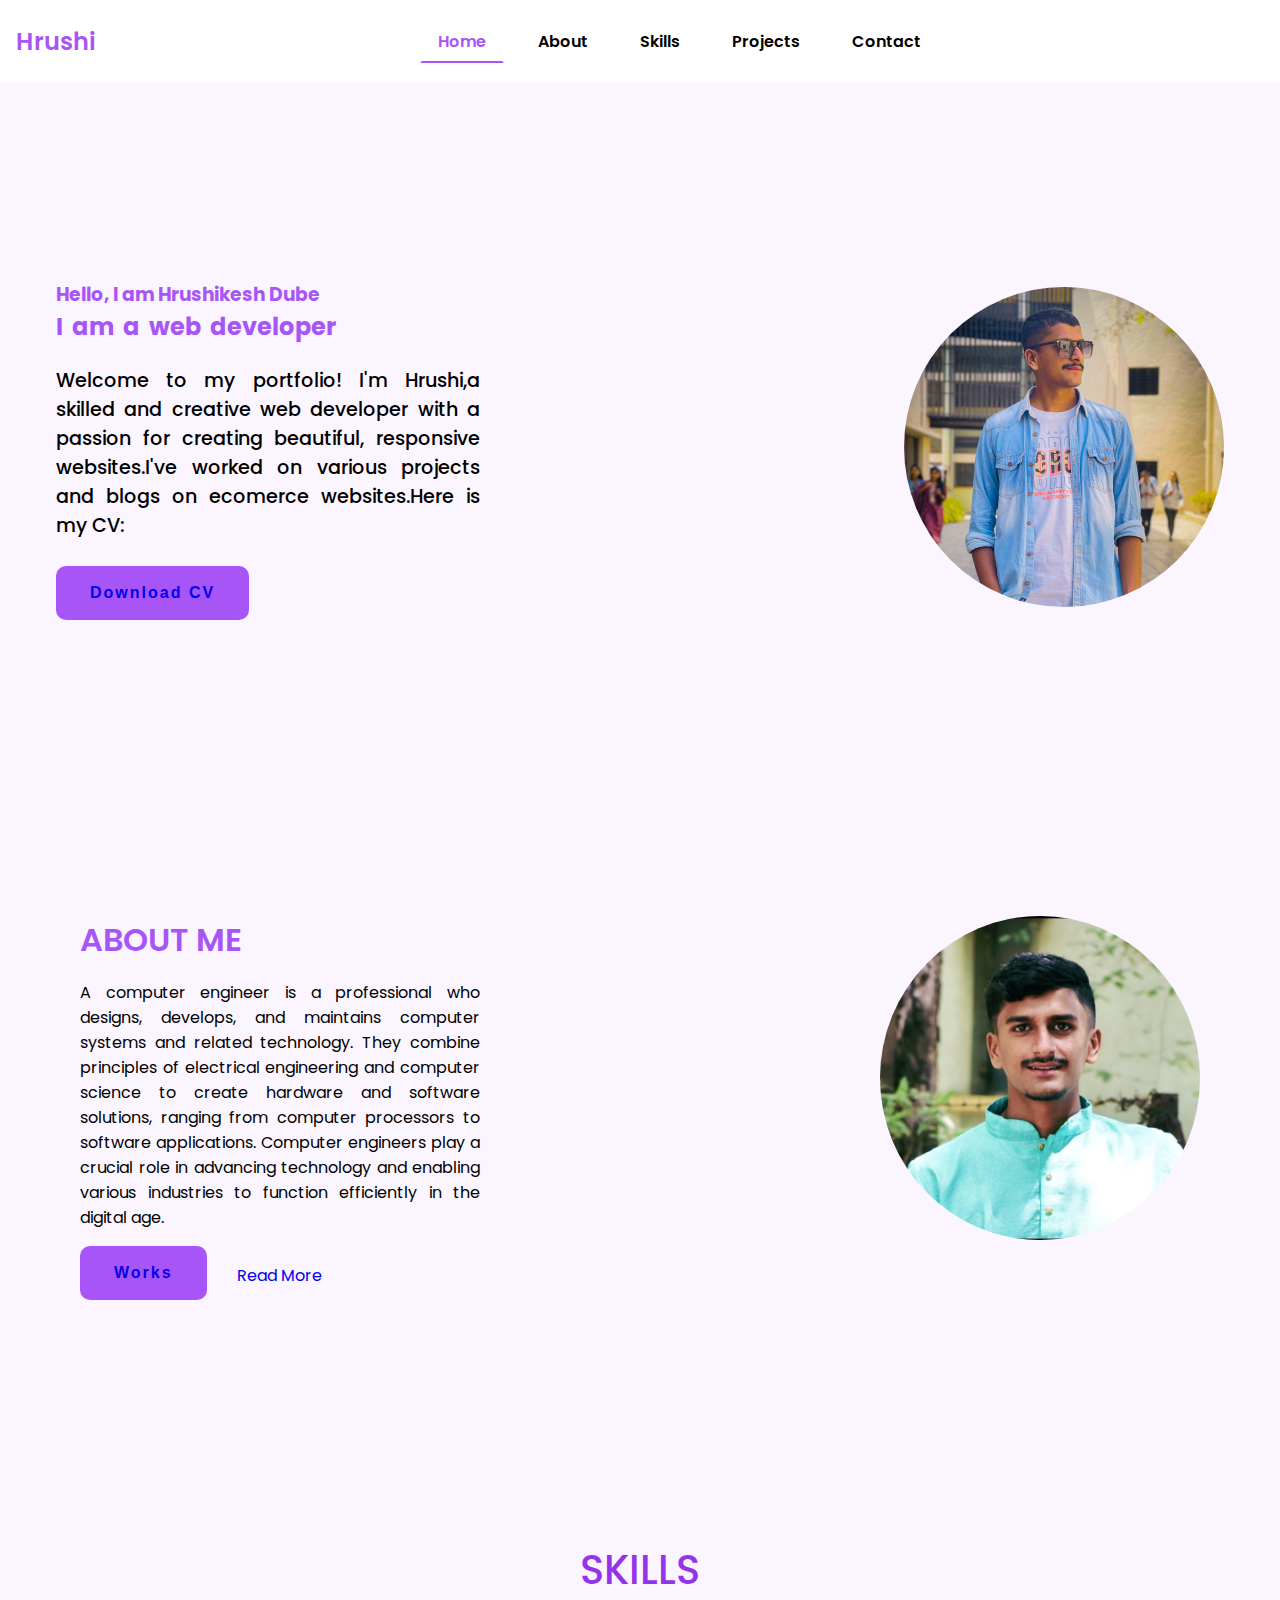
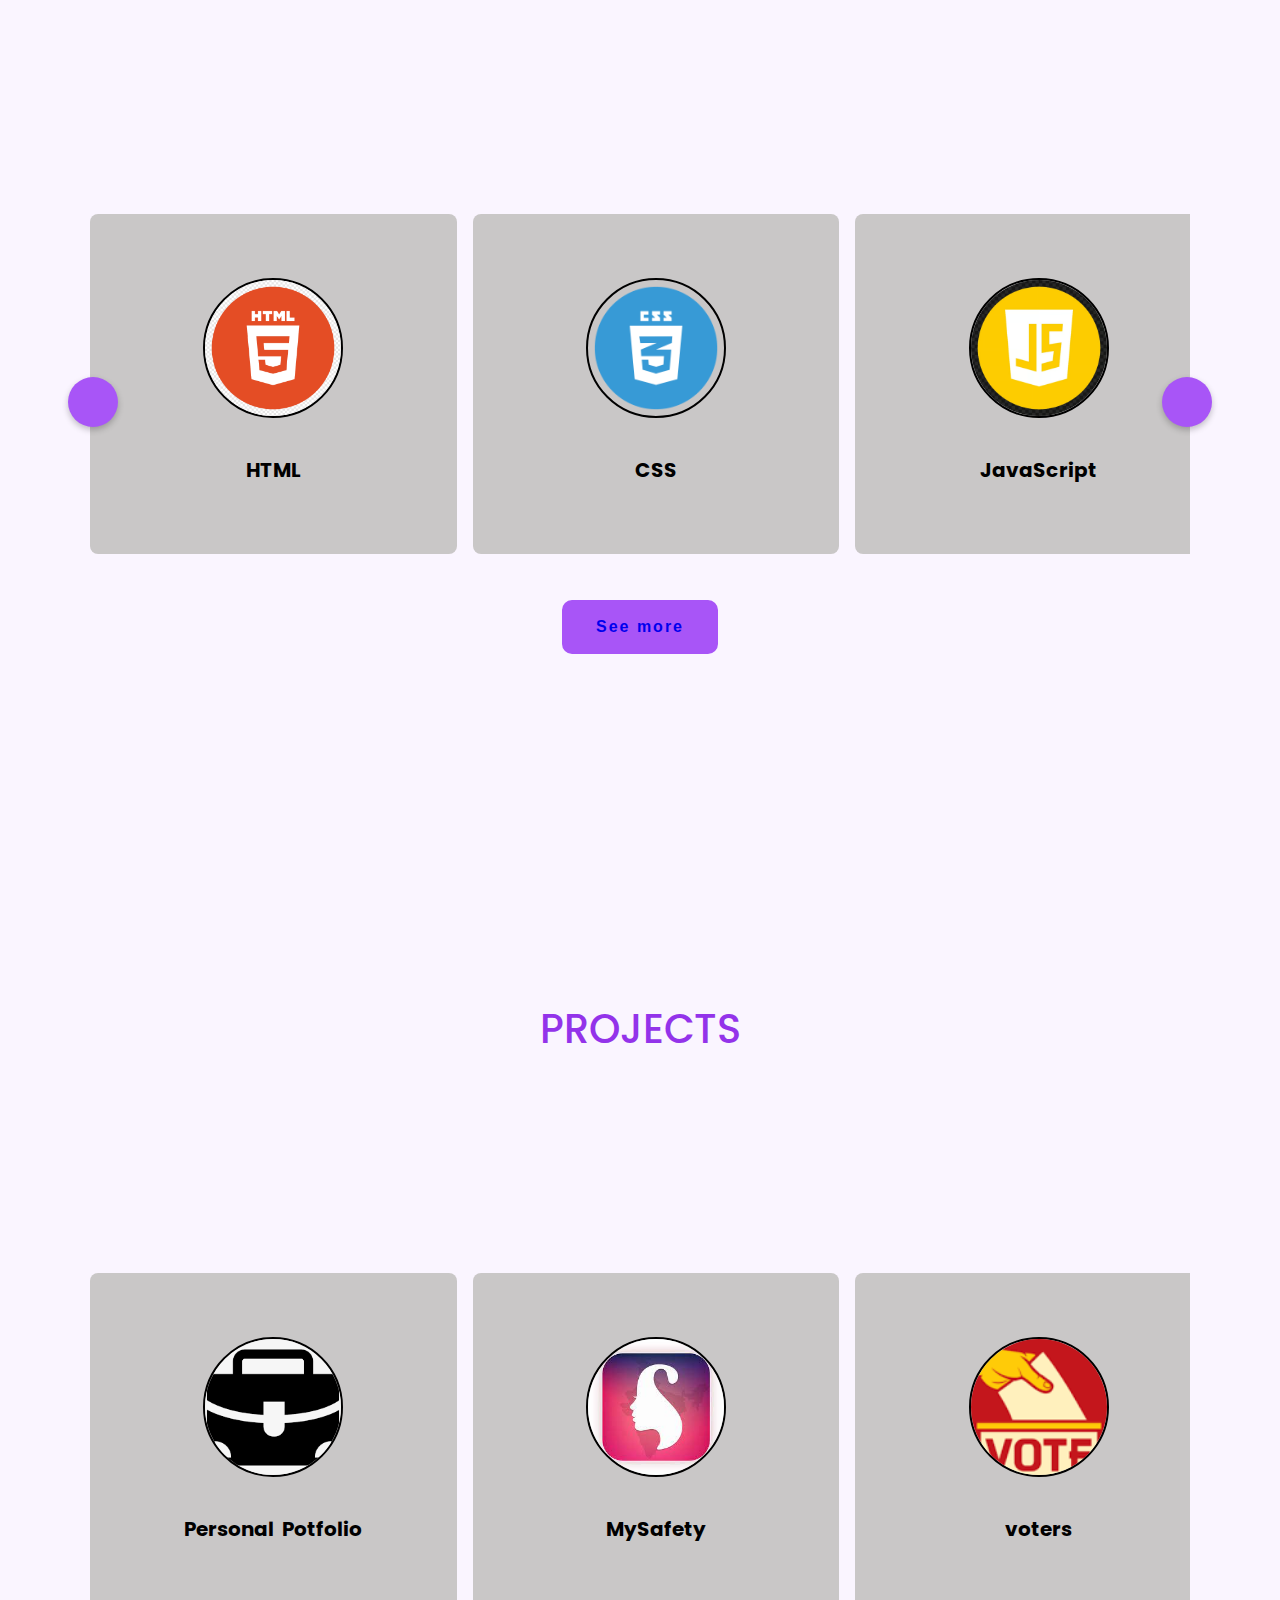
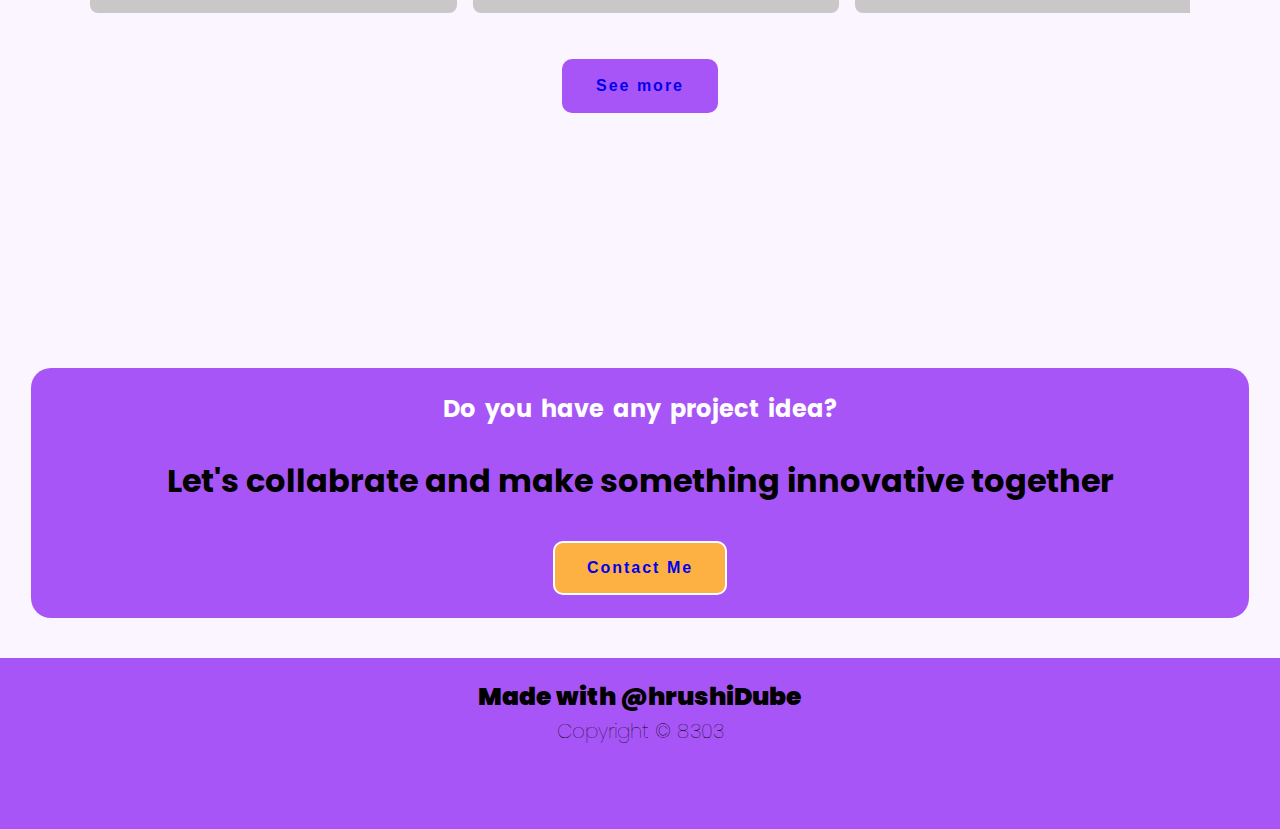
<file: index.html>
<!DOCTYPE html>
<html lang="en">

<head>
    <meta charset="UTF-8">
    <meta name="viewport" content="width=device-width, initial-scale=1.0">
    <link rel="website icon" href="images/employee.png" type="png">
    <title>Hrushikesh Dube</title>
    <link rel="stylesheet" href="style.css">
    <link rel="stylesheet" href="https://unicons.iconscout.com/release/v4.0.8/css/line.css">

</head>

<body onload="onload()">
    
    <nav>
        <div class="nav_content">
            <div class="logo"><a href="#">Hrushi</a></div>
            <label for="check" class="checkbox">
                <i class="uil uil-bars"></i>
            </label>
            <input type="checkbox" name="check" id="check">
            <ul>
                <li><a href="index.html" class="active" target="_parent">Home</a></li>
                <li><a href="about.html" target="_parent">About</a></li>
                <li><a href="skills.html" target="_parent">Skills</a></li>
                <li><a href="project.html" target="_parent">Projects</a></li>
                <li><a href="contact.html" target="_parent">Contact</a></li>
            </ul>
            <div class="moondarkmode"><i class="uil uil-moon" onclick="darkmode()"></i></div>
        </div>
    </nav>
    <section class="section" id="section">
        <div class="sec_container">
            <div class="content">
                <h3>Hello, I am Hrushikesh Dube</h3>
                <h2>I am a web developer</h2>
                <p class="description">
                    Welcome to my portfolio! I'm Hrushi,a skilled and creative web developer with a passion for creating
                    beautiful, responsive websites.I've worked on various projects and blogs on ecomerce websites.Here
                    is my CV:
                </p>
                <div class="btn"><button><a href="dube-resume.pdf" download>Download CV</a></button></div>
            </div>
            <div class="image">
                <img src="images/hrushi1.jpeg" alt="">
            </div>
        </div>
        <div class="about">
            <div class="aright">
                <div class="title1">
                    <h1>ABOUT ME</h1>
                </div>
                <p class="description">A computer engineer is a professional who designs, develops, and maintains
                    computer systems and related technology. They combine principles of electrical engineering and
                    computer science to create hardware and software solutions, ranging from computer processors to
                    software applications. Computer engineers play a crucial role in advancing technology and enabling
                    various industries to function efficiently in the digital age.</p>
                <div class="work">
                    <div class="btn"><button><a href="project.html">Works</a></button></div>
                    <div class="read"><a href="about.html">Read More</a></div>
                </div>
            </div>
            <div class="image">
                <img src="images/hrushi2.jpeg" alt="">
            </div>

        </div>
    </section>
    <h2><div class="skills">SKILLS</div></h2>
    <div class="bodyl"> 
        <div class="wrapper">
            <i class="uil uil-angle-left"></i>
            <div class="carousel">
                <li class="card">
                    <div class="img"><img src="images/html.png" alt=""></div>
                    <h2> HTML</h2>
                </li>
                <li class="card">
                    <div class="img"><img src="images/css.webp" alt=""></div>
                    <h2>CSS</h2>
                </li>
                <li class="card">
                    <div class="img"><img src="images/javascript.avif" alt=""></div>
                    <h2>JavaScript</h2>
                </li>
                <li class="card">
                    <div class="img"><img src="images/java.webp" alt=""></div>
                    <h2>Java</h2>
                </li>
                <li class="card">
                    <div class="img"><img src="images/php.jpg" alt=""></div>
                    <h2>PHP</h2>
                </li>
                <li class="card">
                    <div class="img"><img src="images/MySQL.jpg" alt=""></div>
                    <h2>MYSQL</h2>
                </li>
                <i class="uil uil-angle-right"></i>
            </div>
            <div class="skillink"><button><a href="skills.html">See more</a></button></div>
        </div>
       
    </div>
    <h2><div class="skills">PROJECTS</div></h2>
    <div class="bodyl"> 
        <div class="wrapper">
            <div class="carousel">
                <li class="card">
                    <div class="img"><img src="images/portfolio.png" alt=""></div>
                    <h2>Personal Potfolio</h2>
                </li>
                <li class="card">
                    <div class="img"><img src="images/womensafe.jpg" alt=""></div>
                    <h2>MySafety</h2>
                </li>
                <li class="card">
                    <div class="img"><img src="images/voto.png" alt=""></div>
                    <h2>voters</h2>
                </li>
            </div>
            <div class="skillink"><button><a href="project.html">See more</a></button></div>
        </div>
       
    </div>
    
    
     <div class="contact_container">
        <div class="contact_box">
           <h2> Do you have any project idea?</h2>
           <h1>Let's collabrate and make something innovative together</h1>
           <div class="conbtn"><button><a href="contact.html">Contact Me</a></button></div>
        </div>
     </div>
     <footer>
        <div class="foot">
            <div class="ftext">
                <h3>Made with @hrushiDube</h3>
                <h4>Copyright © 8303</h4>
            </div>
            <div class="ficon">
                 <a href="https://www.linkedin.com/in/hrushikesh-dube-718331233"><i class="uil uil-linkedin-alt"></i></a>
                <a href="https://github.com/HrushikeshDube"><i class="uil uil-github-alt"></i></a>
                <a href="https://instagram.com/hrushidube_45?igshid=MzRlODBiNWFlZA=="><i class="uil uil-instagram-alt"></i></a>
            </div>
        </div>
     </footer>
     <div onclick="scrolltop()" class="scroll">
        <i class="uil uil-angle-double-up"></i>
    </div>
   
    
    
    
    <script src="main.js"></script>
</body>

</html>
</file>
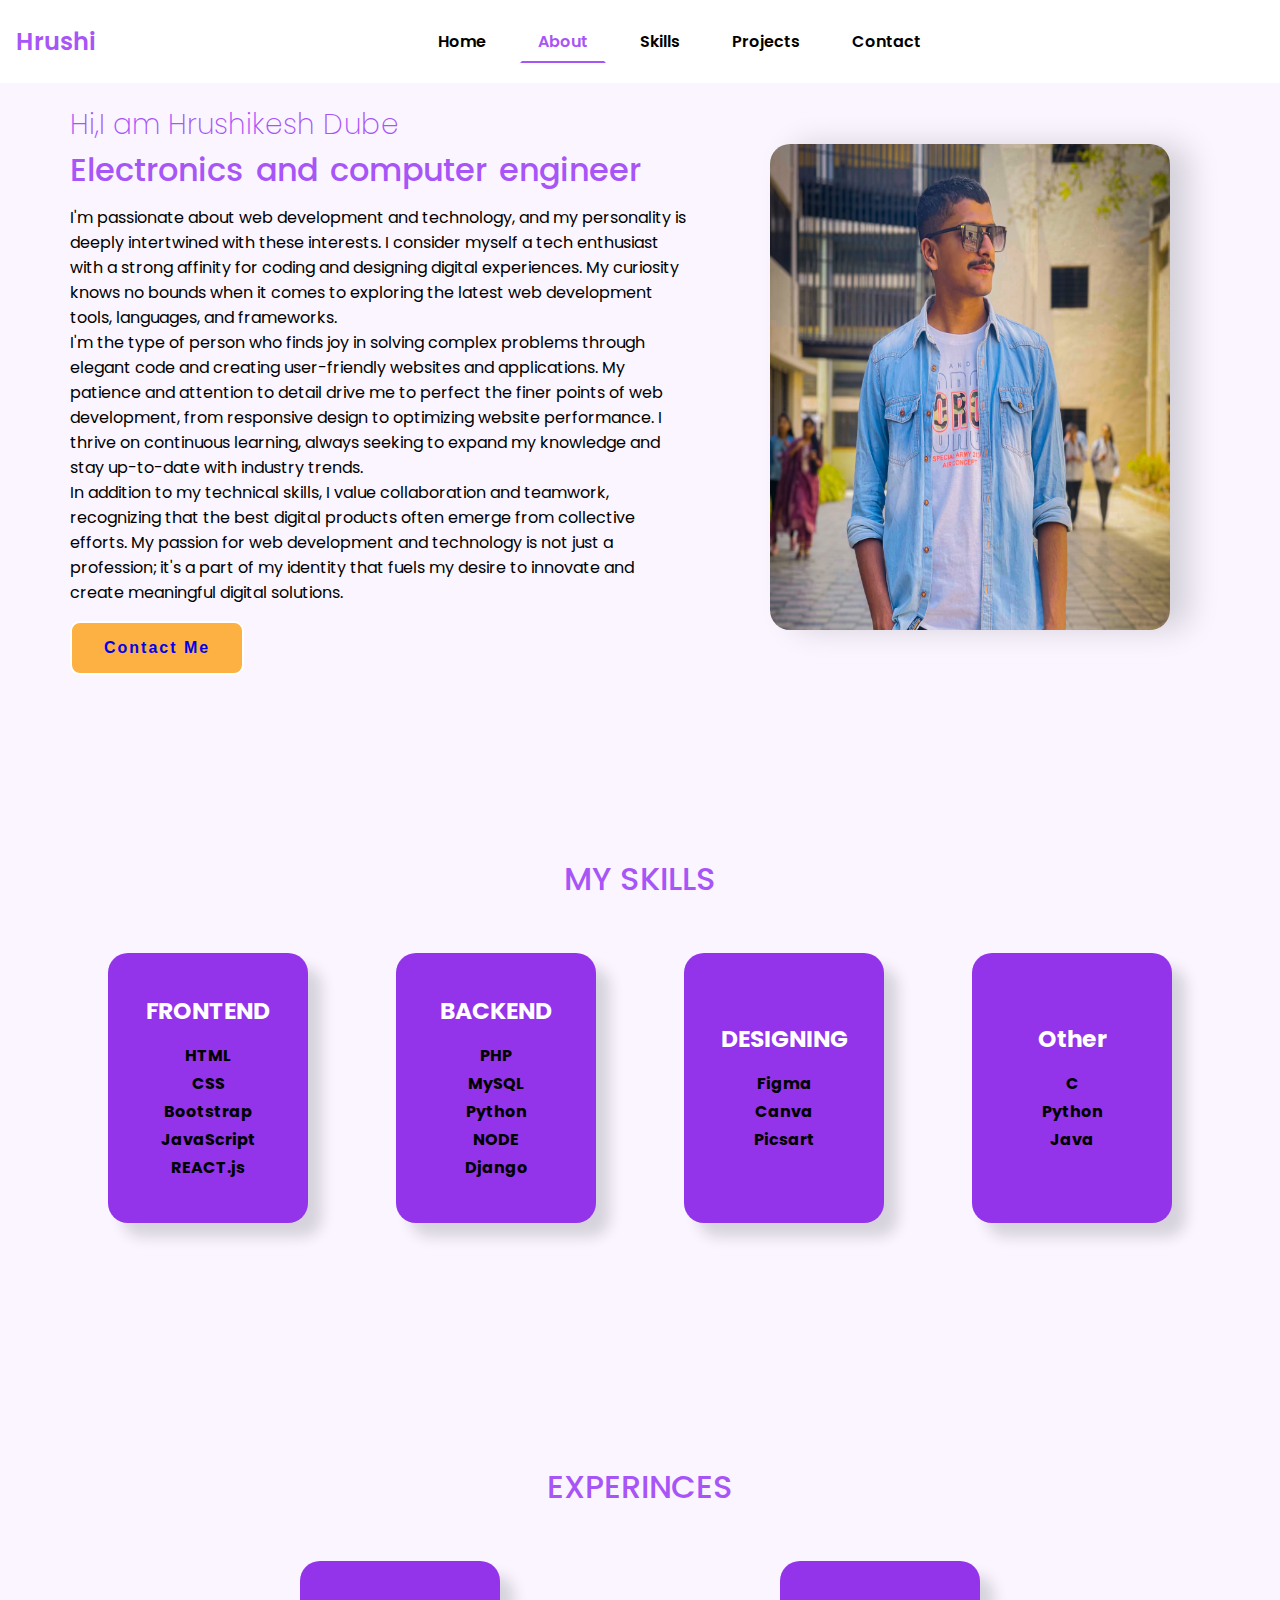
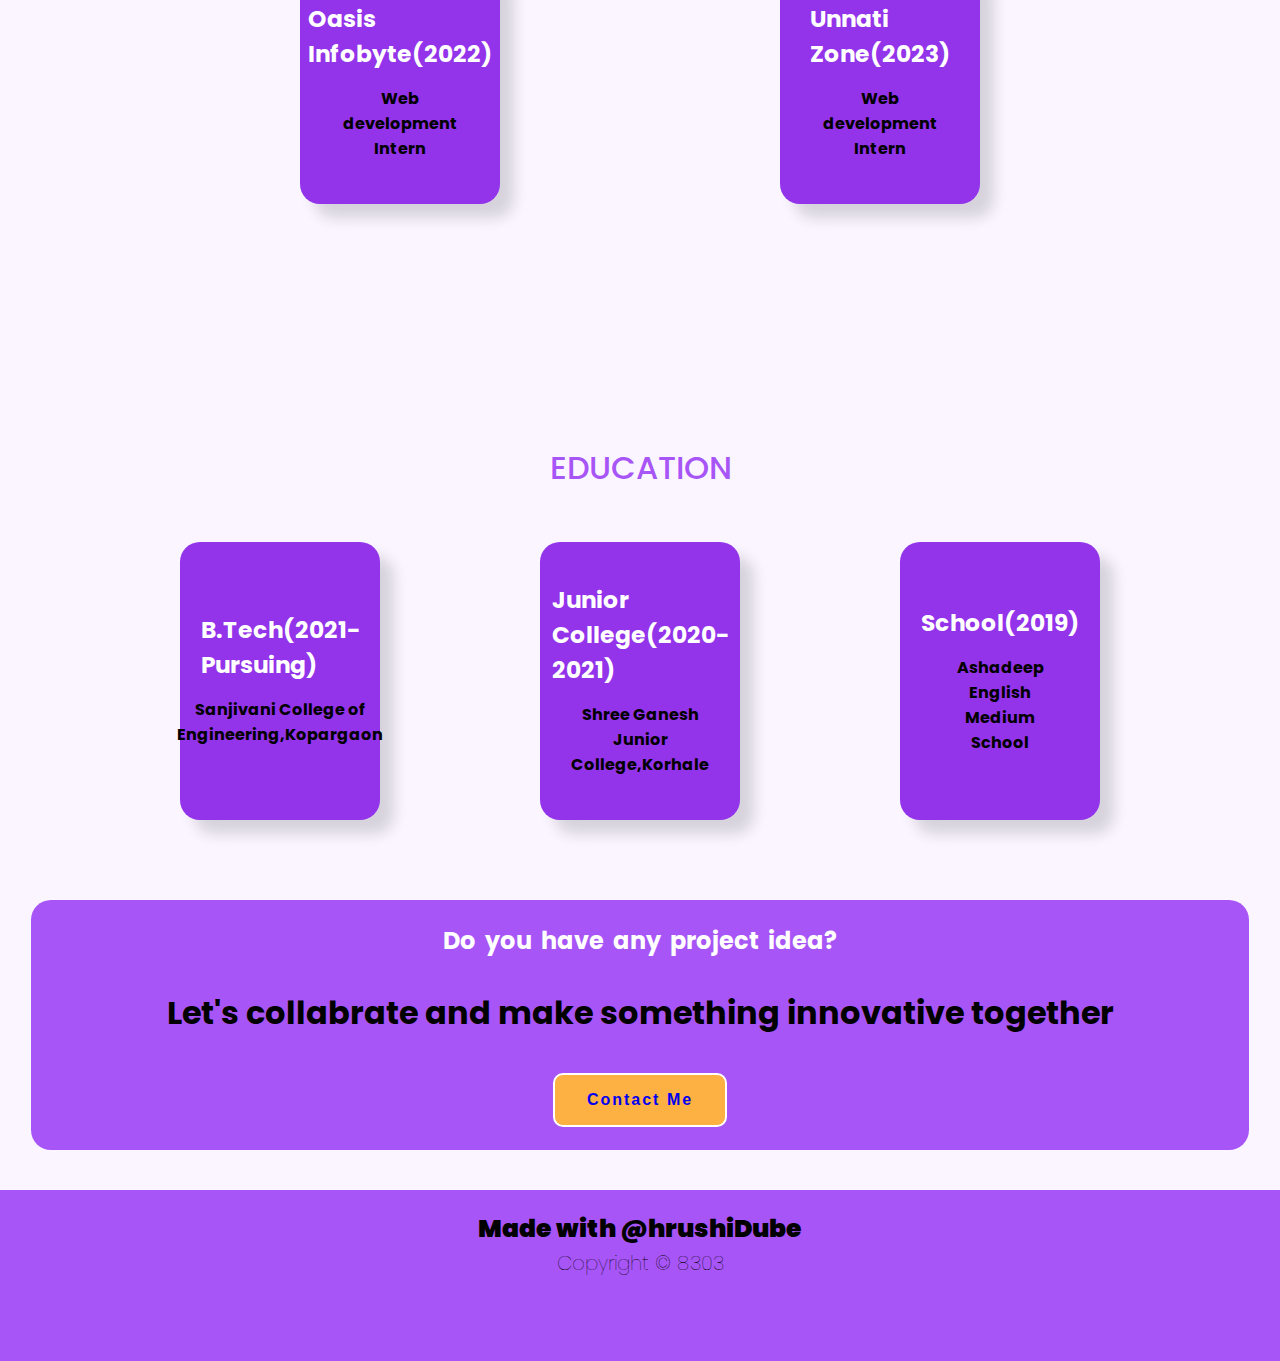
<file: about.html>
<!DOCTYPE html>
<html lang="en">

<head>
    <meta charset="UTF-8">
    <meta name="viewport" content="width=device-width, initial-scale=1.0">
    <link rel="website icon" href="images/employee.png" type="png">
    <title>Hrushikesh Dube</title>
    <link rel="stylesheet" href="style.css">
    <link rel="stylesheet" href="https://unicons.iconscout.com/release/v4.0.8/css/line.css">

</head>

<body onload="onload()">

    <nav>
        <div class="nav_content">
            <div class="logo"><a href="#">Hrushi</a></div>
            <label for="check" class="checkbox">
                <i class="uil uil-bars"></i>
            </label>
            <input type="checkbox" name="check" id="check">
            <ul>
                <li><a href="index.html" target="_parent">Home</a></li>
                <li><a href="about.html" class="active" target="_parent">About</a></li>
                <li><a href="skills.html" target="_parent">Skills</a></li>
                <li><a href="project.html">Projects</a></li>
                <li><a href="contact.html">Contact</a></li>
            </ul>
            <div class="moondarkmode"><i class="uil uil-moon" onclick="darkmode()"></i></div>
        </div>
    </nav>

    <div class="right">
        <div class="acontent">
            <h3>Hi,I am Hrushikesh Dube</h3>
            <h2>Electronics and computer engineer</h2>
            <p>I'm passionate about web development and technology, and my personality is deeply intertwined with these
                interests. I consider myself a tech enthusiast with a strong affinity for coding and designing digital
                experiences. My curiosity knows no bounds when it comes to exploring the latest web development tools,
                languages, and frameworks.</p>
            <p>I'm the type of person who finds joy in solving complex problems through elegant code and creating
                user-friendly websites and applications. My patience and attention to detail drive me to perfect the
                finer points of web development, from responsive design to optimizing website performance. I thrive on
                continuous learning, always seeking to expand my knowledge and stay up-to-date with industry trends.
            </p>
            <p>In addition to my technical skills, I value collaboration and teamwork, recognizing that the best digital
                products often emerge from collective efforts. My passion for web development and technology is not just
                a profession; it's a part of my identity that fuels my desire to innovate and create meaningful digital
                solutions.
            </p>
            <div class="conbtn"><button><a href="contact.html">Contact Me</a></button></div>
        </div>

        <div class="left">
            <img src="images/hrushi1.jpeg" alt="">
        </div>
    </div>
    <div class="askill">
        <h1>MY SKILLS</h1>
        <div class="scontainer">
            <div class="ascard">
                <div class="ctitle">
                    <h3>FRONTEND</h3>
                </div>
                <div class="carskil">
                    <h4>HTML</h4>
                    <h4>CSS</h4>
                    <h4>Bootstrap</h4>
                    <h4>JavaScript</h4>
                    <h4>REACT.js</h4>
                </div>
            </div>
            <div class="ascard">
                <div class="ctitle">
                    <h3>BACKEND</h3>
                </div>
                <div class="carskil">
                    <h4>PHP</h4>
                    <h4>MySQL</h4>
                    <h4>Python</h4>
                    <h4>NODE</h4>
                    <h4>Django</h4>
                </div>
            </div>
            <div class="ascard">
                <div class="ctitle">
                    <h3>DESIGNING</h3>
                </div>
                <div class="carskil">
                    <h4>Figma</h4>
                    <h4>Canva</h4>
                    <h4>Picsart</h4>
                </div>
            </div>
            <div class="ascard">
                <div class="ctitle">
                    <h3>Other</h3>
                </div>
                <div class="carskil">
                    <h4>C</h4>
                    <h4>Python</h4>
                    <h4>Java</h4>
                </div>
            </div>
        </div>
    </div>
    <div class="askill">
        <h1>EXPERINCES</h1>
        <div class="scontainer">
            <div class="ascard">
                <div class="ctitle">
                    <h3>Oasis Infobyte(2022)</h3>
                </div>
                <div class="carskil">
                    <h4>Web development Intern</h4>
                </div>
            </div>
            <div class="ascard">
                <div class="ctitle">
                    <h3>Unnati Zone(2023)</h3>
                </div>
                <div class="carskil">
                    <h4>Web development Intern</h4>
                </div>
            </div>
        </div>
    </div>
    <div class="askill">
        <h1>EDUCATION</h1>
        <div class="scontainer">
            <div class="ascard">
                <div class="ctitle">
                    <h3>B.Tech(2021-Pursuing)</h3>
                </div>
                <div class="carskil">
                    <h4>Sanjivani College of Engineering,Kopargaon</h4>
                </div>
            </div>
            <div class="ascard">
                <div class="ctitle">
                    <h3>Junior College(2020-2021)</h3>
                </div>
                <div class="carskil">
                    <h4>Shree Ganesh Junior College,Korhale</h4>
                </div>
            </div>
            <div class="ascard">
                <div class="ctitle">
                    <h3>School(2019)</h3>
                </div>
                <div class="carskil">
                    <h4>Ashadeep English Medium School</h4>
                </div>
            </div>
        </div>
    </div>

    <div class="contact_container">
        <div class="contact_box">
           <h2> Do you have any project idea?</h2>
           <h1>Let's collabrate and make something innovative together</h1>
           <div class="conbtn"><button><a href="contact.html">Contact Me</a></button></div>
        </div>
     </div>
     <footer>
        <div class="foot">
            <div class="ftext">
                <h3>Made with @hrushiDube</h3>
                <h4>Copyright © 8303</h4>
            </div>
            <div class="ficon">
                 <a href="https://www.linkedin.com/in/hrushikesh-dube-718331233"><i class="uil uil-linkedin-alt"></i></a>
                <a href="https://github.com/HrushikeshDube"><i class="uil uil-github-alt"></i></a>
                <a href="https://instagram.com/hrushidube_45?igshid=MzRlODBiNWFlZA=="><i class="uil uil-instagram-alt"></i></a>
            </div>
        </div>
     </footer>
    <div onclick="scrolltop()" class="scroll">
        <i class="uil uil-angle-double-up"></i>
    </div>






    <script src="main.js"></script>
</body>

</html>
</file>
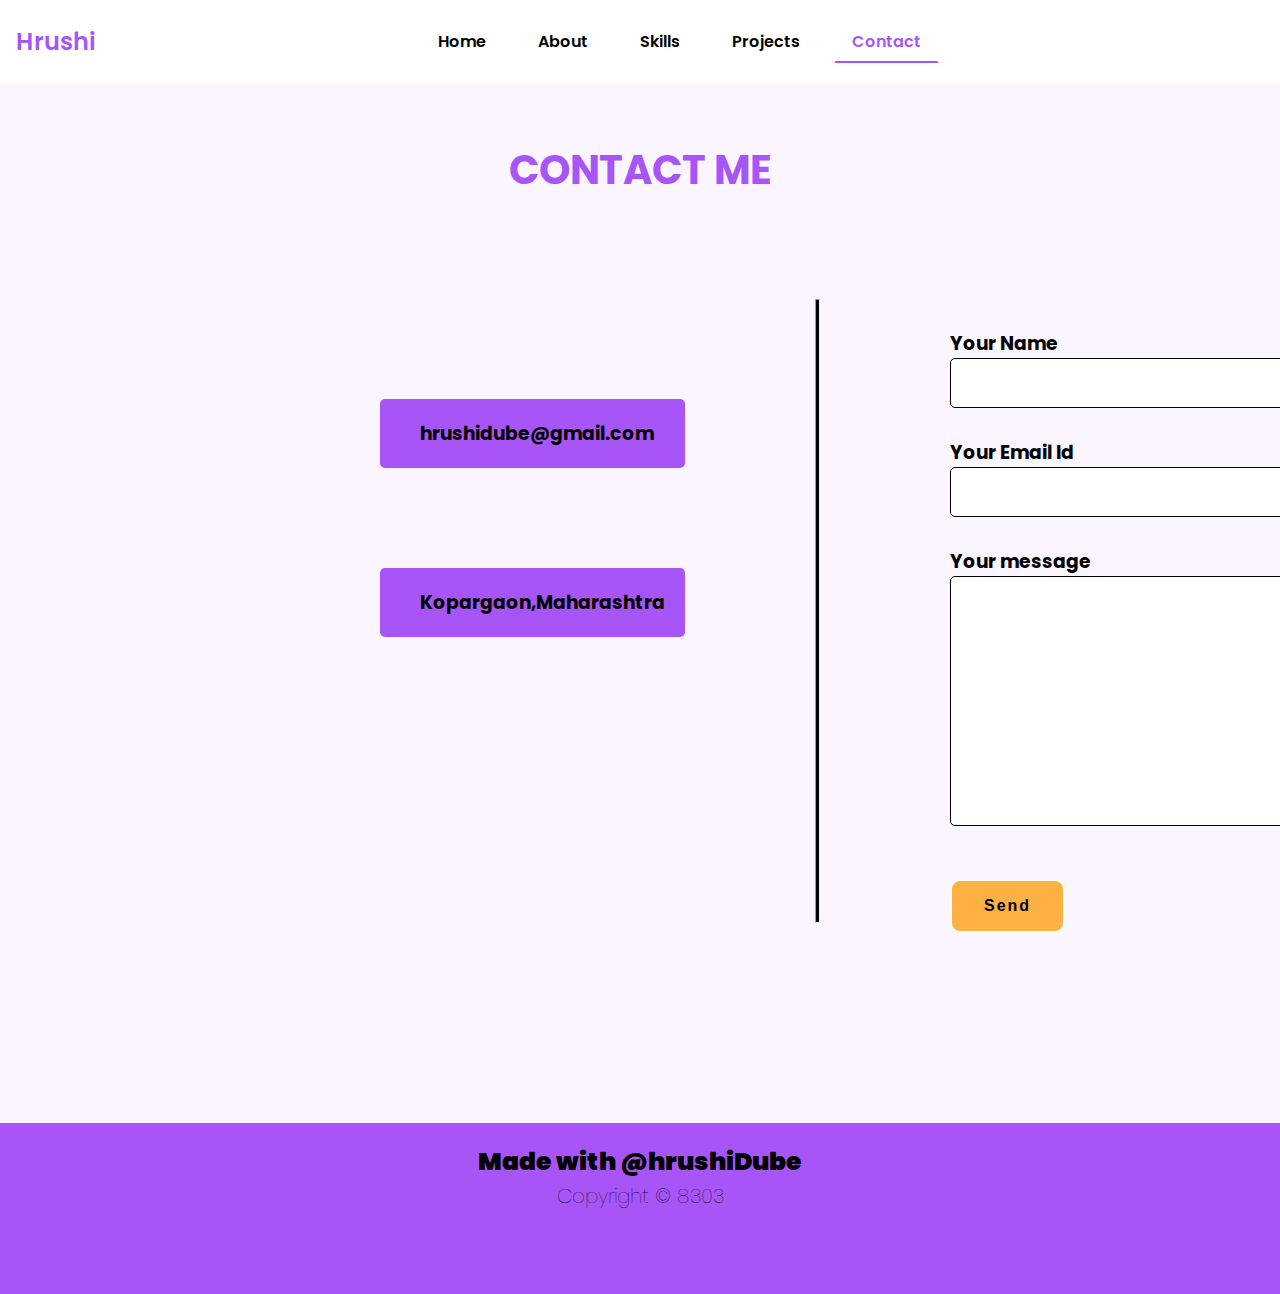
<file: contact.html>
<!DOCTYPE html>
<html lang="en">

<head>
    <meta charset="UTF-8">
    <meta name="viewport" content="width=device-width, initial-scale=1.0">
    <link rel="website icon" href="images/employee.png" type="png">
    <title>Hrushikesh Dube</title>
    <link rel="stylesheet" href="style.css">
    <link rel="stylesheet" href="https://unicons.iconscout.com/release/v4.0.8/css/line.css">

</head>

<body onload="onload()">
    
    <nav>
        <div class="nav_content">
            <div class="logo"><a href="#">Hrushi</a></div>
            <label for="check" class="checkbox">
                <i class="uil uil-bars"></i>
            </label>
            <input type="checkbox" name="check" id="check">
            <ul>
                <li><a href="index.html" target="_parent">Home</a></li>
                <li><a href="about.html" target="_parent">About</a></li>
                <li><a href="skills.html" target="_parent">Skills</a></li>
                <li><a href="project.html" target="_parent">Projects</a></li>
                <li><a href="contact.html" class="active" target="_parent">Contact</a></li>
            </ul>
            <div class="moondarkmode"><i class="uil uil-moon" onclick="darkmode()"></i></div>
        </div>
    </nav>
    <div class="contitle">
        <h1>CONTACT ME</h1>
    </div>
    <div class="consec2">
        <div class="personal">
            <div class="mail">
                <div class="loc">
                    <i class="uil uil-envelope"></i>
                    <h3>hrushidube@gmail.com</h3>
                </div>

                <div class="loc">
                    <i class="uil uil-location-point"></i>
                    <h3>Kopargaon,Maharashtra</h3>
                </div>
            </div>

        </div>
        <div class="horline">
            <hr>
        </div>
        <form action="">
            <div class="insec">
                <h3>Your Name</h3>
                <input type="text" class="in">
            </div>
            <div class="insec">
                <h3>Your Email Id</h3>
                <input type="text" class="in">
            </div>
            <div class="insec">
                <h3>Your message</h3>
                <textarea type="textarea" class="moreheight"></textarea>
            </div>
            <div class="conbtn1"><button>Send</button></div>
        </form>
    </div>
    <footer>
        <div class="foot">
            <div class="ftext">
                <h3>Made with @hrushiDube</h3>
                <h4>Copyright © 8303</h4>
            </div>
            <div class="ficon">
                 <a href="https://www.linkedin.com/in/hrushikesh-dube-718331233"><i class="uil uil-linkedin-alt"></i></a>
                <a href="https://github.com/HrushikeshDube"><i class="uil uil-github-alt"></i></a>
                <a href="https://instagram.com/hrushidube_45?igshid=MzRlODBiNWFlZA=="><i class="uil uil-instagram-alt"></i></a>
            </div>
        </div>
     </footer>
     <div onclick="scrolltop()" class="scroll">
        <i class="uil uil-angle-double-up"></i>
    </div>
   




    <script src="main.js"></script>
</body>

</html>
</file>
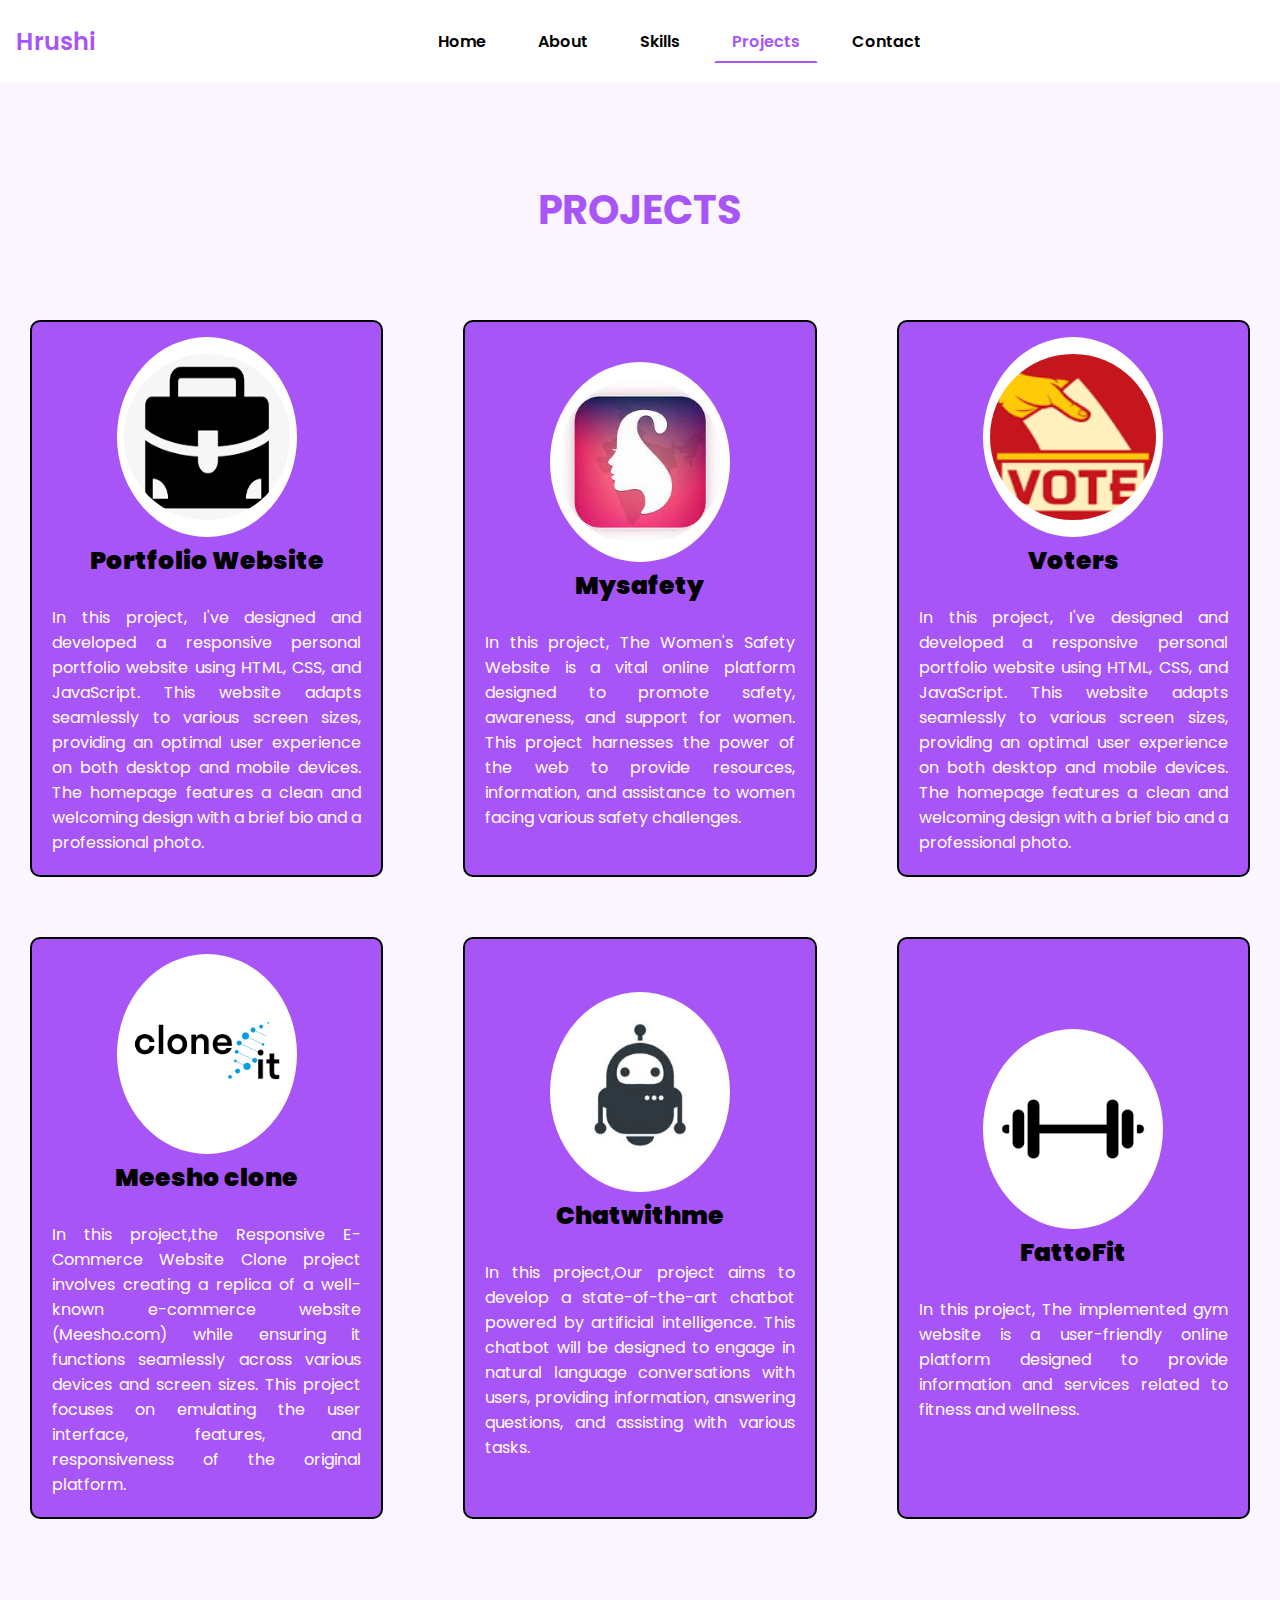
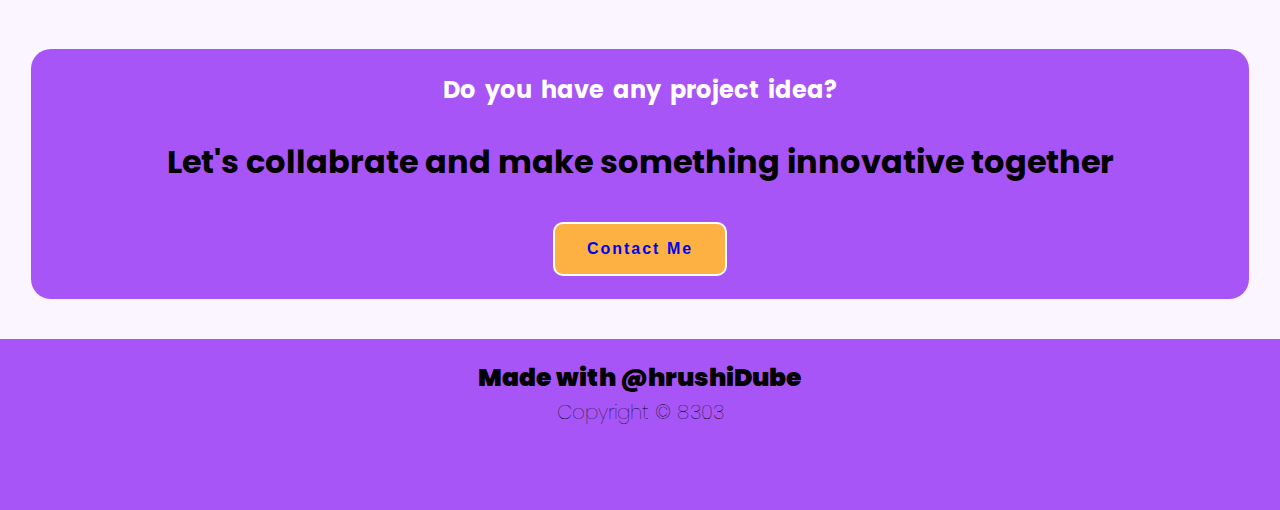
<file: project.html>
<!DOCTYPE html>
<html lang="en">

<head>
    <meta charset="UTF-8">
    <meta name="viewport" content="width=device-width, initial-scale=1.0">
    <link rel="website icon" href="images/employee.png" type="png">
    <title>Hrushikesh Dube</title>
    <link rel="stylesheet" href="style.css">
    <link rel="stylesheet" href="https://unicons.iconscout.com/release/v4.0.8/css/line.css">

</head>

<body onload="onload()">
    
    <nav>
        <div class="nav_content">
            <div class="logo"><a href="#">Hrushi</a></div>
            <label for="check" class="checkbox">
                <i class="uil uil-bars"></i>
            </label>
            <input type="checkbox" name="check" id="check">
            <ul>
                <li><a href="index.html"  target="_parent">Home</a></li>
                <li><a href="about.html"  target="_parent">About</a></li>
                <li><a href="skills.html" >Skills</a></li>
                <li><a href="project.html" class="active" target="_parent">Projects</a></li>
                <li><a href="contact.html" target="_parent">Contact</a></li>
            </ul>
            <div class="moondarkmode"><i class="uil uil-moon" onclick="darkmode()"></i></div>
        </div>
    </nav>
    <div class="pro_container">
        <h1>PROJECTS</h1>
        <div class="pbox_container">
            <div class="pbox">
                <img src="images/portfolio.png" alt="">
                <h3>Portfolio Website</h3>
                <p>In this project, I've designed and developed a responsive personal portfolio website using HTML, CSS, and JavaScript. This website adapts seamlessly to various screen sizes, providing an optimal user experience on both desktop and mobile devices. The homepage features a clean and welcoming design with a brief bio and a professional photo.</p>
            </div>
            <div class="pbox">
                <img src="images/womensafe.jpg" alt="">
                <h3>Mysafety</h3>
                <p>In this project, The Women's Safety Website is a vital online platform designed to promote safety, awareness, and support for women. This project harnesses the power of the web to provide resources, information, and assistance to women facing various safety challenges.</p>
            </div>
            <div class="pbox">
                <img src="images/voto.png" alt="">
                <h3>Voters</h3>
                <p>In this project, I've designed and developed a responsive personal portfolio website using HTML, CSS, and JavaScript. This website adapts seamlessly to various screen sizes, providing an optimal user experience on both desktop and mobile devices. The homepage features a clean and welcoming design with a brief bio and a professional photo.</p>
            </div>
            <div class="pbox">
                <img src="images/clone1.png" alt="">
                <h3>Meesho clone</h3>
                <p>In this project,the Responsive E-Commerce Website Clone project involves creating a replica of a well-known e-commerce website (Meesho.com) while ensuring it functions seamlessly across various devices and screen sizes. This project focuses on emulating the user interface, features, and responsiveness of the original platform.</p>
            </div>
            <div class="pbox">
                <img src="images/cht.jpg" alt="">
                <h3>Chatwithme</h3>
                <p>In this project,Our project aims to develop a state-of-the-art chatbot powered by artificial intelligence. This chatbot will be designed to engage in natural language conversations with users, providing information, answering questions, and assisting with various tasks.</p>
            </div>
            <div class="pbox">
                <img src="images/dumb.png" alt="">
                <h3>FattoFit</h3>
                <p>In this project, The implemented gym website is a user-friendly online platform designed to provide information and services related to fitness and wellness. </p>
            </div>
        </div>
    </div>
    <div class="contact_container">
        <div class="contact_box">
           <h2> Do you have any project idea?</h2>
           <h1>Let's collabrate and make something innovative together</h1>
           <div class="conbtn"><button><a href="contact.html">Contact Me</a></button></div>
        </div>
     </div>
     <footer>
        <div class="foot">
            <div class="ftext">
                <h3>Made with @hrushiDube</h3>
                <h4>Copyright © 8303</h4>
            </div>
            <div class="ficon">
                 <a href="https://www.linkedin.com/in/hrushikesh-dube-718331233"><i class="uil uil-linkedin-alt"></i></a>
                <a href="https://github.com/HrushikeshDube"><i class="uil uil-github-alt"></i></a>
                <a href="https://instagram.com/hrushidube_45?igshid=MzRlODBiNWFlZA=="><i class="uil uil-instagram-alt"></i></a>
            </div>
        </div>
     </footer>
     <div onclick="scrolltop()" class="scroll">
        <i class="uil uil-angle-double-up"></i>
    </div>
    
    
    
    <script src="main.js"></script>
</body>

</html>
</file>
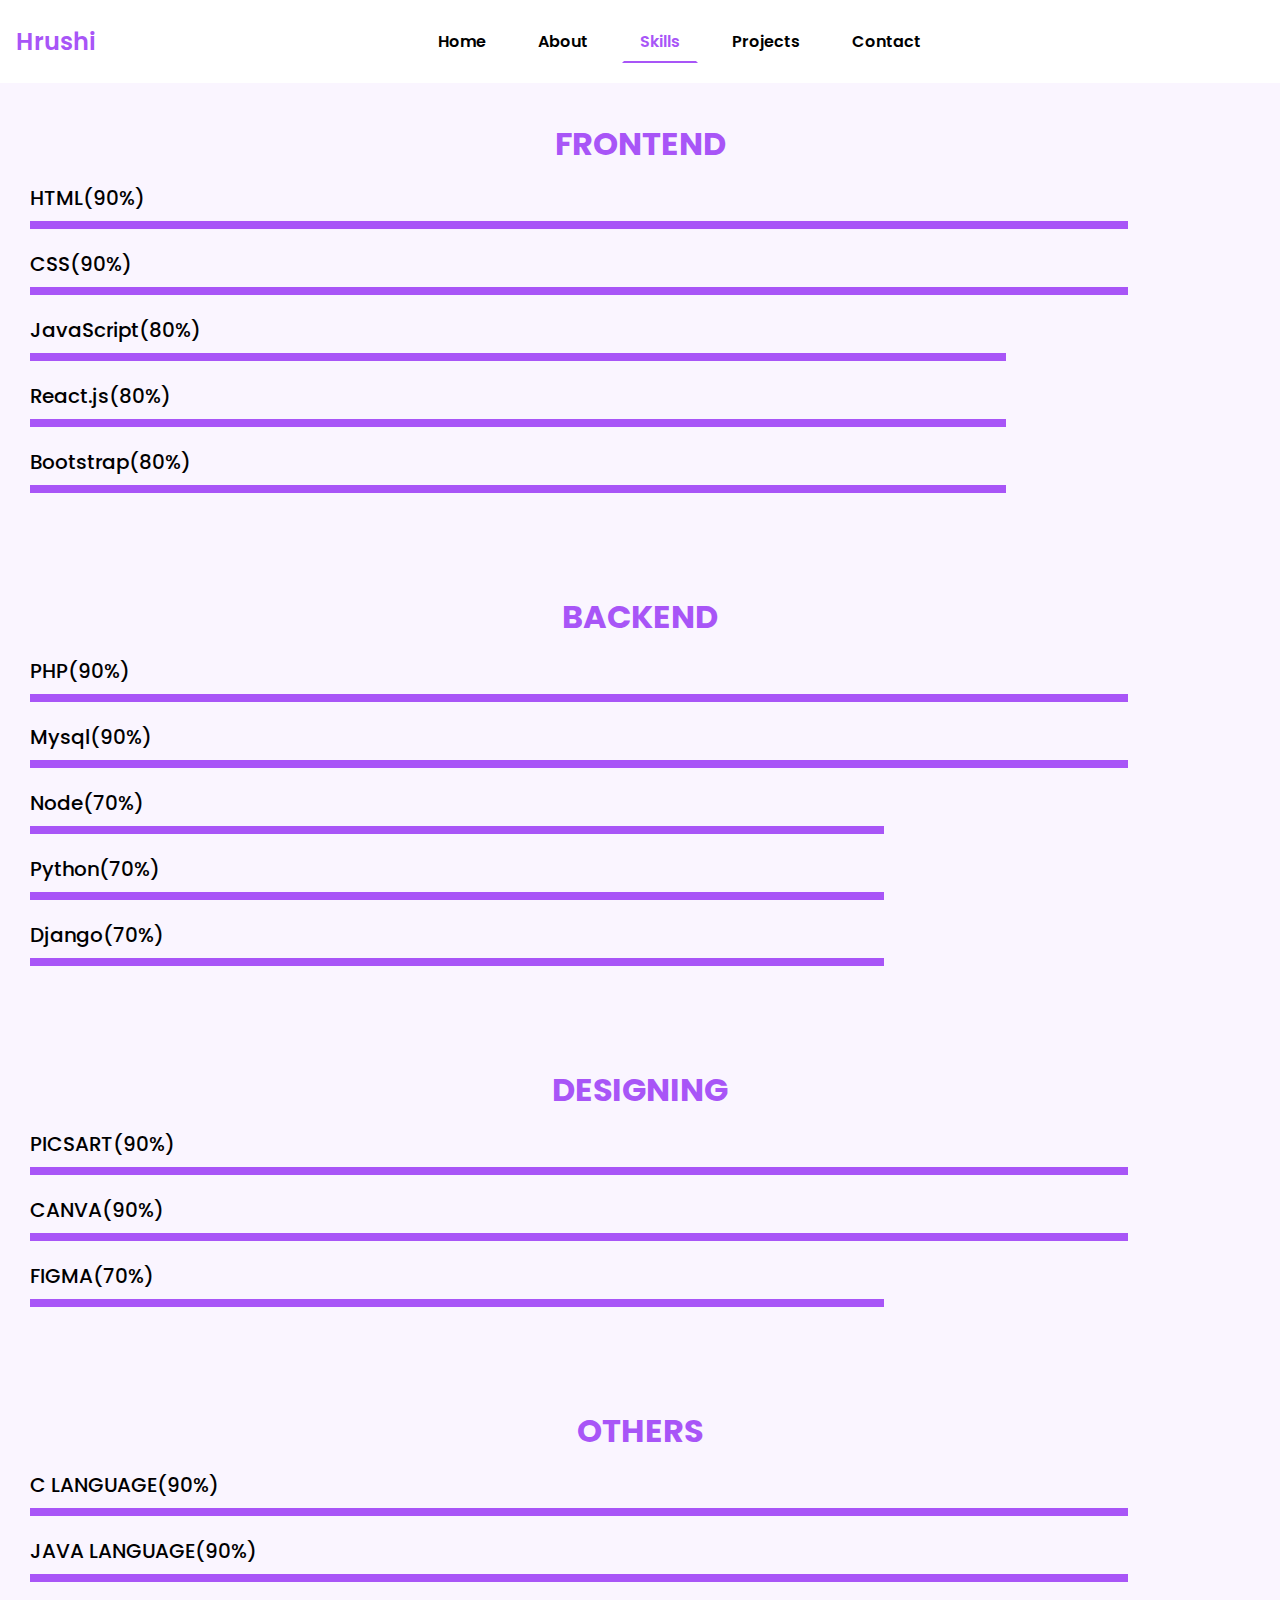
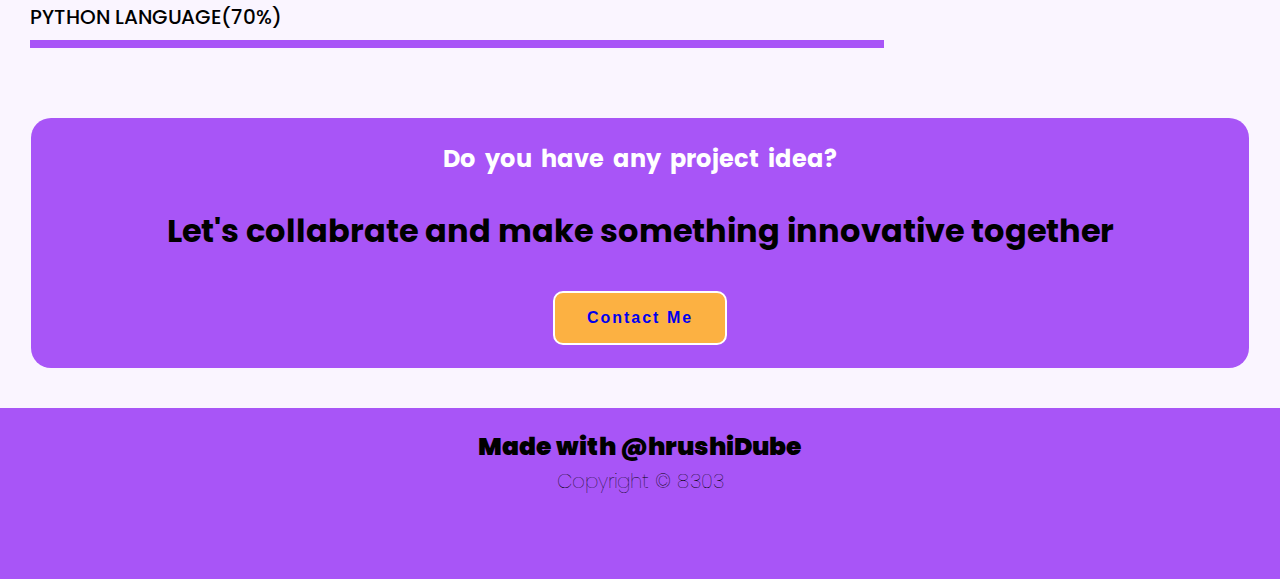
<file: skills.html>
<!DOCTYPE html>
<html lang="en">

<head>
    <meta charset="UTF-8">
    <meta name="viewport" content="width=device-width, initial-scale=1.0">
    <link rel="website icon" href="images/employee.png" type="png">
    <title>Hrushikesh Dube</title>
    <link rel="stylesheet" href="style.css">
    <link rel="stylesheet" href="https://unicons.iconscout.com/release/v4.0.8/css/line.css">

</head>

<body onload="onload()">
    
    <nav>
        <div class="nav_content">
            <div class="logo"><a href="#">Hrushi</a></div>
            <label for="check" class="checkbox">
                <i class="uil uil-bars"></i>
            </label>
            <input type="checkbox" name="check" id="check">
            <ul>
                <li><a href="index.html" target="_parent">Home</a></li>
                <li><a href="about.html" target="_parent">About</a></li>
                <li><a href="skills.html" class="active" target="_parent">Skills</a></li>
                <li><a href="project.html" target="_parent">Projects</a></li>
                <li><a href="contact.html" target="_parent">Contact</a></li>
            </ul>
            <div class="moondarkmode"><i class="uil uil-moon" onclick="darkmode()"></i></div>
        </div>
    </nav>
    <div class="sskilfront">
        <h1>FRONTEND</h1>
        <div class="fskilla">
            <div class="gapskill">
                <div class="fskillh">
                    <div class="fskilltitle">HTML(90%)</div>
                    <div class="fskillbar"></div>
                </div>
            </div>
            <div class="gapskill">
                <div class="fskillc">
                    <div class="fskilltitle">CSS(90%)</div>
                    <div class="fskillbar"></div>
                </div>
            </div>
            <div class="gapskill">
                <div class="fskillj">
                    <div class="fskilltitle">JavaScript(80%)</div>
                    <div class="fskillbar"></div>
                </div>
            </div>
            <div class="gapskill">
                <div class="fskillj">
                    <div class="fskilltitle">React.js(80%)</div>
                    <div class="fskillbar"></div>
                </div>
            </div>
            <div class="gapskill">
                <div class="fskillj">
                    <div class="fskilltitle">Bootstrap(80%)</div>
                    <div class="fskillbar"></div>
                </div>
            </div>


        </div>
    </div>

    <div class="sskilback">
        <h1>BACKEND</h1>
        <div class="fskilla">
            <div class="gapskill">
                <div class="fskillh">
                    <div class="fskilltitle">PHP(90%)</div>
                    <div class="fskillbar"></div>
                </div>
            </div>
            <div class="gapskill">
                <div class="fskillh">
                    <div class="fskilltitle">Mysql(90%)</div>
                    <div class="fskillbar"></div>
                </div>
            </div>
            <div class="gapskill">
                <div class="fskillj">
                    <div class="fskilltitle">Node(70%)</div>
                    <div class="fskillbar"></div>
                </div>
            </div>
            <div class="gapskill">
                <div class="fskillj">
                    <div class="fskilltitle">Python(70%)</div>
                    <div class="fskillbar"></div>
                </div>
            </div>
            <div class="gapskill">
                <div class="fskillj">
                    <div class="fskilltitle">Django(70%)</div>
                    <div class="fskillbar"></div>
                </div>
            </div>

            
        </div>
    </div>
    <div class="sskilback">
        <h1>DESIGNING</h1>
        <div class="fskilla">
            <div class="gapskill">
                <div class="fskillh">
                    <div class="fskilltitle">PICSART(90%)</div>
                    <div class="fskillbar"></div>
                </div>
            </div>
            <div class="gapskill">
                <div class="fskillh">
                    <div class="fskilltitle">CANVA(90%)</div>
                    <div class="fskillbar"></div>
                </div>
            </div>
            <div class="gapskill">
                <div class="fskillj">
                    <div class="fskilltitle">FIGMA(70%)</div>
                    <div class="fskillbar"></div>
                </div>
            </div>
        </div>
    </div>
    <div class="sskilback">
        <h1>OTHERS</h1>
        <div class="fskilla">
            <div class="gapskill">
                <div class="fskillh">
                    <div class="fskilltitle">C LANGUAGE(90%)</div>
                    <div class="fskillbar"></div>
                </div>
            </div>
            <div class="gapskill">
                <div class="fskillh">
                    <div class="fskilltitle">JAVA LANGUAGE(90%)</div>
                    <div class="fskillbar"></div>
                </div>
            </div>
            <div class="gapskill">
                <div class="fskillj">
                    <div class="fskilltitle">PYTHON LANGUAGE(70%)</div>
                    <div class="fskillbar"></div>
                </div>
            </div>
        </div>
    </div>

    <div class="contact_container">
        <div class="contact_box">
           <h2> Do you have any project idea?</h2>
           <h1>Let's collabrate and make something innovative together</h1>
           <div class="conbtn"><button><a href="contact.html">Contact Me</a></button></div>
        </div>
     </div>
     <footer>
        <div class="foot">
            <div class="ftext">
                <h3>Made with @hrushiDube</h3>
                <h4>Copyright © 8303</h4>
            </div>
            <div class="ficon">
                 <a href="https://www.linkedin.com/in/hrushikesh-dube-718331233"><i class="uil uil-linkedin-alt"></i></a>
                <a href="https://github.com/HrushikeshDube"><i class="uil uil-github-alt"></i></a>
                <a href="https://instagram.com/hrushidube_45?igshid=MzRlODBiNWFlZA=="><i class="uil uil-instagram-alt"></i></a>
            </div>
        </div>
     </footer>
     <div onclick="scrolltop()" class="scroll">
        <i class="uil uil-angle-double-up"></i>
    </div>




    <script src="main.js"></script>
</body>

</html>
</file>
<file: style.css>
@import url('https://fonts.googleapis.com/css2?family=Poppins:wght@400;500;600&display=swap');
.dark-mode{
    background-color: var(rgb(95, 92, 92));
        --primar-color:white;
        --primar-color-dark:white;
        --secondary-color:rgb(252, 177, 66);
        --text-dark:black;
        --text-light:rgb(211, 43, 71);
        --extra-light:rgb(95, 92, 92);
        --max-width:1200px;
        --big-font:3.2rem;
        --medium-font:1.8rem;
        --p-font:0.941rem;
}
*{
    margin:0;
    padding:0;
    box-sizing: border-box;
    scroll-behavior: smooth;
}
body:not(.dark-mode){
    background-color: var(--extra-light);
    --primar-color:#a855f7;
    --primar-color-dark:#9333ea;
    --secondary-color:rgb(252, 177, 66);
    --text-dark:black;
    --text-light:white;
    --extra-light:#faf5ff;
    --max-width:1200px;
    --big-font:3.2rem;
    --medium-font:1.8rem;
    --p-font:0.941rem;
}
.scroll{
    position: fixed;
    bottom:10px;
    right: 10px;
}
a{
    text-decoration: none;

}
body{
    font-family: "Poppins",sans-serif;
}
nav{
    width: 100%;
    position: fixed;
    top:0;
    left:0;
    background-color: var(--text-light);
    z-index:99;
}
.nav_content{
    max-width: (var(--max-width));
    margin: auto;
    padding:1.5rem 1rem;
    display: flex;
    align-items: center;
    justify-content: space-between;
}
nav .logo a{
    font-size: 1.5rem;
    font-weight: 600;
    color: var(--primar-color);
    transition: .3s;
}
nav .logo a:hover{
    color: var(--primar-color);
}
nav .checkbox{
    display: none;
}
.moondarkmode{
    font-size:1.4rem;
    cursor: pointer;
    color: var(--primar-color);
}
nav input{
    display: none;
}
nav .checkbox i{
    font-size: 2rem;
    color: var(--primar-color);
    cursor: pointer;
}
ul{
    display: flex;
    align-items: center;
    gap: 1rem;
    list-style: none;
    background-color:var(--text-light);
    transition: left 0.3s;
}
ul li a{
    padding: 0.5rem 1rem;
    border: 2px solid transparent;
    text-decoration: none;
    font-weight: 600;
    color: var(--text-dark);
    transition: 0.3s;
}
ul li a:hover,ul li a.active{
    border-bottom-color: var(--primar-color-color);
    color: var(--primar-color);
}
.section{
    background-color: var(--extra-light);
}
.sec_container{
    min-height: 100vh;
    max-width: var(--max-width);
    margin:auto;
    padding: 1rem;
    display: flex;
    justify-content: center;
    align-items: center;
}
.content{
    display: flex;
    flex-direction: column;
    justify-content: center;
    background-color: var(--extra-light);
}
.content h3{
 color: var(--primar-color);
}
.content h2{
    color: var(--primar-color);
}
.description{
    width:50%;
    text-align: justify;
}
.btn button{
    font-size: 1rem;
    font-weight: 600;
    letter-spacing: 2px;
    padding: 1rem 2rem;
    outline: none;
    border: 2px solid var(--primar-color);
    border-radius: 10px;
    transition: .3s;
    cursor: pointer;
    background-color: var(--primar-color);
    margin-top: 1rem;
    color: var(--text-light);
}
.btn button:hover{
    height:auto;
    background-color: var(--primar-color-dark);
}

.scroll i{
    font-size: 3rem;
    cursor: pointer;
    color:var(--text-dark);
}
.image img{
    width: min(20rem);
    border-radius: 100%;
}
.about{
    min-height: 60vh;
    max-width:90vw;
    margin:auto;
    padding: 1rem;
    display: flex;
    background-color:var(--extra-light)
}
.work{
    display: flex;
    align-items: center;
}
.read{
    position: relative;
    top: 10px;
    left:30px;
}
.title1 h1{
    font-size: 2rem;
    font-weight: 600;
    color: var(--primar-color);
    margin-bottom: 1rem;
}
h2 .skills{
    text-align: center;
    padding-top: 100px;
    margin-bottom: -12px;
    background-color:var(--extra-light);
    font-size: 40px;
    font-weight: 500;
    color: var(--primar-color-dark);
    
}
.bodyl{
    display: flex;
    justify-content: center;
    align-items: center;
    min-height: 100vh;
    background-color:var(--extra-light);
    padding: 0 35px;
}
.wrapper{
    max-width: 1100px;
    width: 100%;
    position: relative;
}
.wrapper i{
    height: 50px;
    width: 50px;
    background-color:var(--primar-color);
    text-align: center;
    line-height: 50px;
    border-radius: 50%;
    cursor: pointer;
    position: absolute;
    top: 40%;
    font-size: 1.25rem;
    transform: translateY(-50%);
    box-shadow: 0 3px 6px rgba(0,0,0,0.23);

}
.wrapper i:first-child{
    left:-22px
}
.wrapper i:last-child{
    right: -22px;
}
.wrapper .carousel{
    display: grid;
    grid-auto-flow: column;
    grid-auto-columns: calc((100% / 3));
    gap: 16px;
    overflow: hidden;
}
.carousel .card{
    height: 340px;
    list-style: none;
    background-color: rgb(201, 199, 199);
    border-radius: 8px;
    display: flex;
    align-items: center;
    flex-direction: column;
    justify-content: center;
}
.card .img img{
    width: 140px;
    height: 140px;
    object-fit: cover;
    border-radius: 50%;
    border: 2px solid var(--text-dark);
}
.card h2{
    font-weight: 700;
    font-size: 1.25rem;
    margin: 30px 0 5px;
}
.skillink {
    text-align: center;
    margin: 30px 10px;
}
.skillink button{
    font-size: 1rem;
    font-weight: 600;
    letter-spacing: 2px;
    padding: 1rem 2rem;
    outline: none;
    border: 2px solid var(--primar-color);
    border-radius: 10px;
    transition: .3s;
    cursor: pointer;
    background-color: var(--primar-color);
    margin-top: 1rem;
    color:var(--text-light);
}
.contact_container{
   display: flex;
   align-items: center;
   justify-content: center;
   flex-direction: column;
   background-color: var(--extra-light);
   padding: 10px 25px;
   margin-bottom: 30px;
}
.contact_box{
    display: flex;
    flex-direction: column;
    align-items: center;
    justify-content: center;
    background-color:var(--primar-color);
    padding: 30px 30px;
    border-radius: 20px;
    height: 250px;
    width: 99%;
}
.contact_box h2{
    color: var(--text-light);
    padding-bottom: 20px;
}
.contact_box h1{
    padding-bottom: 20px;
}
.conbtn button{
    font-size: 1rem;
    font-weight: 600;
    letter-spacing: 2px;
    padding: 1rem 2rem;
    outline: none;
    border: 2px solid var(--text-light);
    border-radius: 10px;
    transition: .3s;
    cursor: pointer;
    background-color:var(--secondary-color);
    margin-top: 1rem;
    color: var(--text-dark);
}
.conbtn button:hover{
    background-color:rgb(163, 162, 162);
    border: none;
}
footer .foot{
    display: flex;
    align-items: center;
    justify-content: center;
    flex-direction: column;
    padding: 20px 20px;
    background-color:var(--primar-color);
    
}
.ftext h4{
    text-align: center;
    padding-bottom: 10px;
    font-weight: 100;
    font-size: 20px;
}
.ftext h3{
    font-weight: 1000;
    font-size: 25px;
}
.ficon{
   
    text-align: center;
    display: flex;
}
.ficon i{
    padding: 1px 15px;
    font-size: 35px;
    font-weight: 500;
}
.ficon i:hover{
    cursor: pointer;
    color: var(--text-light);
}
.intro_container{
    min-height: 100vh;
    width: var(--max-width);
    margin:auto;
    padding: 6rem;
    display: flex;
    justify-content: space-evenly;
    align-items: center;
    background-color: var(--extra-light);
    
}
.textintro{
    display: flex;
    justify-content: center;
    position: relative;
    right:100px;
    bottom:-50px;
    flex-direction: column;
    text-align: justify;
    padding: 10px 10px;
}
.textintro h3,h2{
    margin-bottom: .7rem;
    word-spacing: .25rem;
}
.textintro h3{
    font-size: 1.5rem;
    font-weight: 400;
}
.textintro h2{
    font-size:2.25rem;
    font-weight: 500;
}
.textintro h4{
    font-size: 1.1rem;
    font-weight: 400;
}
.ima2 img{
    height: 80vh;
    width: 20rem;
    border-radius: 10px;
    position: relative;
    right: -30px;
    top:50px;
}

.right{
    height: 100%;
    display: flex;
    justify-content: center;
    margin-top: 4px;
    padding: 10px 20px;
    background-color: var(--extra-light);
    padding-top: 100px;

}
.left img{
    height: 85%;
    width: 400px;
    position: relative;
    top: 40px;
    border-radius: 20px;
    box-shadow: 20px 0px 30px rgba(0,0,0,.15);
}
.acontent{
    width: 50%;
    height:90%;
    margin-right:40px;
    position: relative;
    left: -40px;
}
.acontent h3{
    font-size: 1.75rem;
    font-weight: 200;
    color: var(--primar-color);
}
.acontent h2{
    font-size: 2rem;
    font-weight: 500;
    color: var(--primar-color);
}
.content p{
    font-size: 1.20rem;
    font-weight: 500;
    text-align: justify;
    margin: 10px 0px;
    
}
.askill{
    background-color: var(--extra-light);
    padding: 20px 20px;
}
.askill h1{
    text-align: center;
    margin-top: 150px;
    font-weight: 500;
    color: var(--primar-color);
}
.scontainer{
    display: flex;
    justify-content: space-evenly;
    margin-top: 50px;
    margin-bottom: 50px;
}
.ascard{
    display: flex;
    justify-content: center;
    flex-direction: column;
    background-color: var(--primar-color-dark);
    align-items: center;
    width: 200px;
    padding: 40px 40px;
    border-radius: 20px;
    box-shadow: 14px 14px 14px rgba(19, 18, 18, 0.15);
}
.ctitle{
    color: var(--text-light);
    font-size: 20px;
    margin-bottom: 15px;
}
.carskil h4{
    text-align: center;
    margin-bottom: 3px;
}
.sskilfront{
    background-color: var(--extra-light);
    margin-top: 80px;
    padding: 40px 20px;
    
}
.sskilfront h1{
    font-size: 2rem;
    color: var(--primar-color);
    margin-bottom: 15px;
    text-align: center;
}
.fskillh{
  width: 90%;
  margin-bottom: 20px;
}
.fskillc{
    width: 90%;
    margin-bottom: 20px;
  }
  .fskillj{
    width: 80%;
    margin-bottom: 20px;
  }
.fskilltitle{
    font-size: 20px;
    font-weight: 500;
    color: var(--text-dark);
    margin-bottom: 8px;
}
.fskillbar{
    height: 8px;
    background-color: var(--primar-color);
    width: 100%;
}
.gapskill{
    margin: 10px 10px;
}
.sskilback{
    background-color: var(--extra-light);
    margin-top: 0px;
    padding: 40px 20px;
}
.sskilback h1{
    font-size: 2rem;
    color: var(--primar-color);
    margin-bottom: 15px;
    text-align: center;
}
.sskilback .fskillj{
    width: 70%;
}
.contitle{
    margin-top: 80px;
    background-color: var(--extra-light);
    padding: 60px 60px;
    text-align: center;
    font-size: 20px;
    color: var(--primar-color);
}
.consec2{
    margin-top: -1px;
    background-color: var(--extra-light);
    padding: 40px 10px;
    display: flex;
    justify-content: space-evenly;
    padding-bottom: 200px;
    position: relative;
    left: 0px;
    padding-left: 350px
}
.personal{
    margin-right: 100px;
}
.horline hr{
    height: 100%;
    width: 5px;
    background-color: var(--text-dark);
    
}
.mail{
    display: flex;
    flex-direction: column;
    padding: 20px 30px;
    padding-top: 100px;
}
.loc{
    display: flex;
    margin-bottom: 100px;
    background-color: var(--primar-color);
    padding: 20px 20px;
    border-radius: 5px;
}
.loc i{
    font-size: 25px;
    color: var(--text-dark);
    padding: 0px 10px ;
    position: relative;
    top:-3px;
}
form{
    position: relative;
    top:20px;
    padding: 10px 30px;
    padding-right: 200px;
    margin-left: 100px;
}
.insec{
    margin-bottom: 30px;
}
.insec input{
    width: 500px;
    height: 50px;
    border-radius: 5px;
    border: 1px solid var(--text-dark);
    padding: 5px 5px;
    font-size: 15px;
}
.insec .moreheight{
    width: 500px;
    height: 250px;
    border-radius: 5px;
    border: 1px solid var(--text-dark);
    padding: 5px 5px;
    font-size: 15px;
}
.conbtn1 button{
font-size: 1rem;
font-weight: 600;
letter-spacing: 2px;
padding: 1rem 2rem;
outline: none;
border: 2px solid var(--text-light);
border-radius: 10px;
transition: .3s;
cursor: pointer;
background-color:var(--secondary-color);
margin-top: 1rem;
color: var(--text-dark);
}
.conbtn1 button:hover{
background-color:rgb(163, 162, 162);
border: none;
}
.pro_container{
    margin-top: 80px;
}
.pro_container h1{
    color: var(--primar-color);
    font-size: 40px;
    text-align: center;
    margin-bottom: 60px;
    padding-top: 100px;
    background-color: var(--extra-light);
}
.pro_container .pbox_container{
    display: grid;
    grid-template-columns: repeat(auto-fit,minmax(400px,1fr));
    gap: 20px;
    column-gap: 20px;
    margin-bottom: 30px;
    background-color: var(--extra-light);
    padding-top: 100px;
    margin-top: -100px;
    padding-bottom: 100px;
    margin-bottom: 0px;
}
.pbox{
    display: flex;
    flex-direction: column;
    justify-content: center;
    align-items: center;
    background-color: var(--primar-color);
    margin: 20px 30px;
    border-radius: 10px;
    border: 2px solid black;
}
.pbox:hover{
    cursor: grab;
}
.pbox img{
    padding: 15px 5px;
    border-radius: 50%;
    height: 200px;
    width: 180px;
    border: 2px solid var(--text-light);
    background-color: var(--text-light);
    margin-top: 15px;
}
.pbox h3{
    margin: 5px 5px;
    font-size: 25px;
    font-weight: 1000;
}
.pbox p{
    padding: 20px 20px;
    text-align: justify;
    color: var(--text-light);
}
@media(width<768px){
    nav .checkbox{
        display: block;
    }
    ul{
        position: absolute;
        width: 100%;
        height: (100vh-85px);
        left: -100%;
        top:78px;
        padding-top: 20px;
        padding-bottom: 10px;
        background-color:var(--text-light);
        box-shadow: 0 -1px 4px rgba(0,0,0,.15);
        border-radius: 1px solid ;
        flex-direction: column;
        justify-content: center;
        gap:3rem
    }
    nav #check:checked ~ ul{
        left:0;
    }
    ul li a{
        font-size: 1.25rem;
    }
    .sec_container{
        display: flex;
        flex-direction: column;
        margin-top: 5rem;
        justify-content: center;
        align-items: center;
    }
    .content{
        display: flex;
        flex-direction: column;
        align-items: center;
        justify-content: center;
        margin-top: 40px;
    }
    .content h3{
        color: var(--primar-color);
    }
    .content h2{
        color: var(--primar-color-dark);
    }
    .title{
        position: relative;
        left: .25rem;
        width: 78%;
        font-size: 2rem;
        
    }
    span{
        position:relative;
        left:2rem;
    }
    .description{
        width: 100%;
    }
    .btn button{
        margin: 1.5rem;
    }
    .about{
        display: flex;
        flex-direction: column;
        margin-top: 6rem;
        justify-content: space-around;
        align-items: center;
    }
    .work{
        display: flex;
        flex-direction: column;
        
    }
    
    .title1 h1{
        font-size: 2rem;
        font-weight: 600;
        color: var(--primar-color);
        text-align: center;
        margin-bottom: 1rem;
    }
    .read{
        position: relative;
        left: .1rem;
        top:1px;
        margin-bottom: 30px;
    }
    .wrapper .carousel{
        grid-auto-columns: 100%;
    }
    .contact_container{
        margin-bottom: 100px;
    }
    .contact_box{
        height: 300px;
        width: 350px;
    }
    .contact_box h1{
        font-size: 25px;
        text-align:center;
        padding: 5px 5px;
        word-wrap: break-word;
        letter-spacing: .1px;
    }
    .contact_box h2{
        font-size: 15px;
        padding: 5px 5px;
        font-weight: 400;
    }
    .conbtn{
        padding-bottom: 10px;
    }
    .aboutsec .abcontainer{
        width: 80%;
        display: block;
        margin: auto;
    }
    .aboutcontent{
        float: none;
        display: block;
        width: 100%;
        margin:auto;

    }
    .aimg {
        float: none;
        width: 100%;
        margin-top: 50px;
        
    }
    .aimg img{
        width: 100%;
        height: auto;
        border-radius: 10px;
        display: block;
    }
    .right{
        display: flex;
        align-items: center;
        justify-content: center;
        flex-direction: column;
        width: 100%;
        height: 100%;
        padding-bottom: 140px;
       margin: 0px 0px;
       padding-top: 20px;
       position: relative;
       right: -100px;
       top: -1px;
       left:-0px;
       
    }
    .acontent {
        width: 100%;
        height: 100%;
        margin: 10px 0px;
        position: relative;
        left: -1px;
        top: 110px;
        
    }
    .content h2{
    font-size: 1.25rem;
    }
    .content h3{
    font-size: 1.25rem;
    
    }
    .content p{
        font-size:1rem;
        text-align: left;
        font-weight: 400;
    }
    .left img{
        height: 300px;
        width: 250px;
        position: relative;
        top: 125px;
        left:-10px;
    }
    .askill{
        margin-top: -95px;
        margin-left: -40px;
    }
    .scontainer{
        display: flex;
        flex-direction: column;
        justify-content: center;
        align-items: center;
        margin-top: 12px;
    }
    .ascard{
        margin-bottom: 15px;
    }
    .contitle{
        font-size: 15px;
    }
    .consec2{
        display: flex;
        flex-direction: column;
        padding-left: 10px;
        padding-right: 10px;
        padding-top: 10px;
        margin: 2px 2px;
        justify-content: center;
        align-items: center;
        margin-top: 0px;
    }
    .horline hr{
        display: none;
    }
    form{
        width: 450px;
        margin-left: -100px;
        display: flex;
        flex-direction: column;
        justify-content: center;
        align-items: center;
        margin-bottom: -90px;
    }
    .loc{
       margin: 10px 10px;
    }
    .mail{
        margin:10px 10px;
        padding: 10px 10px;
        display: flex;
        flex-direction: column;
        align-items: center;
        justify-content: center;
        position: relative;
        left: 50px;
        top:-25px;
    }
    .insec{
        margin-left: 280px;
    }
    .insec input{
        width:320px;
        height: 40px;
    }
    .insec .moreheight{
        width:320px;
        height: 140px;
    }
    .conbtn1 button{
        height: 40px;
        width: 100px;
        position: relative;
        left: 30px;
        background-color: var(--secondary-color);
        border-radius: 5px;
        border: none;
    }
    .pbox{
        position: relative;
        left: -22px;
    }
    
    }
</file>
